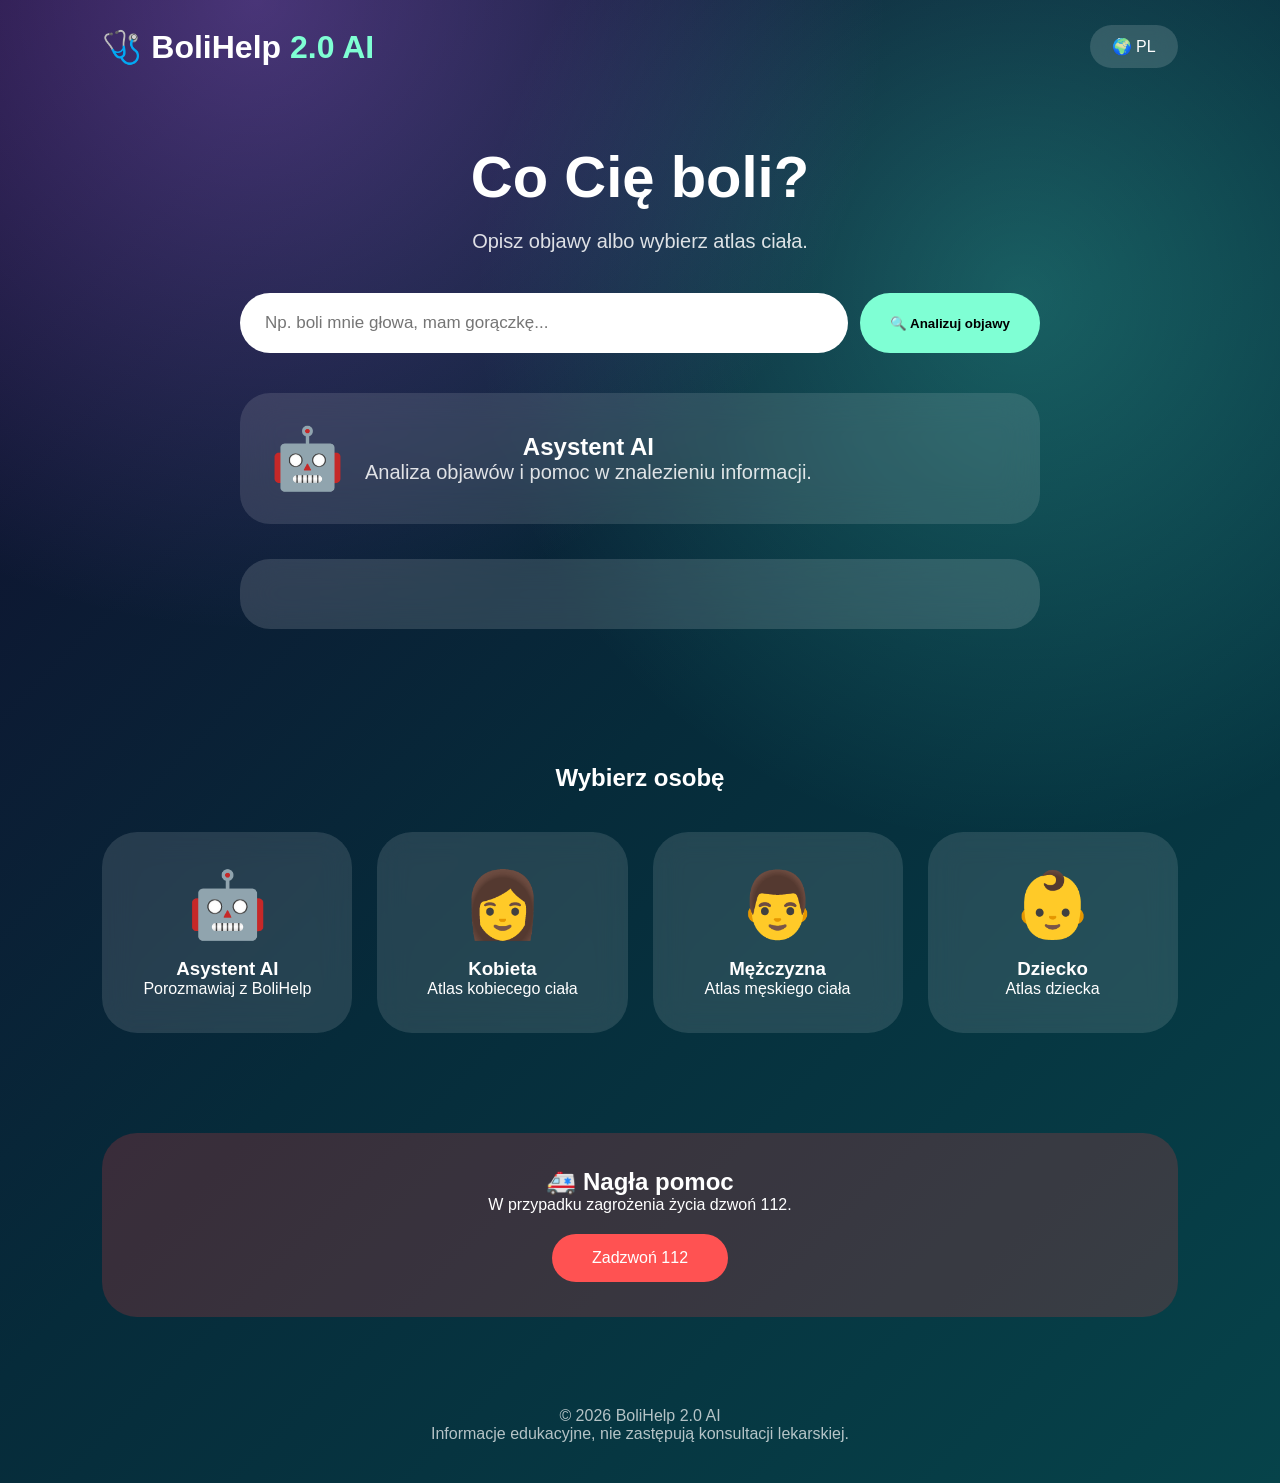
<file: index.html>
<!DOCTYPE html>
<html lang="pl">

<head>

<meta charset="UTF-8">
<meta name="viewport" content="width=device-width, initial-scale=1.0">

<title>BoliHelp 2.0 AI - Twój inteligentny pomocnik zdrowia</title>

<meta name="description" content="BoliHelp AI pomaga analizować objawy i znaleźć informacje o bólu.">

<link rel="stylesheet" href="assets/css/style.css">

</head>


<body>


<header class="top">

<div class="logo">
🩺 BoliHelp <span>2.0 AI</span>
</div>


<div class="language">
🌍 PL
</div>

</header>




<section class="hero">


<h1>
Co Cię boli?
</h1>


<p>
Opisz objawy albo wybierz atlas ciała.
</p>




<div class="ai-search">


<input 
id="symptomInput"
type="text"
placeholder="Np. boli mnie głowa, mam gorączkę...">


<button id="searchButton">
🔍 Analizuj objawy
</button>


</div>




<div class="ai-box">

<div class="ai-icon">
🤖
</div>


<div>

<h2>
Asystent AI
</h2>

<p>
Analiza objawów i pomoc w znalezieniu informacji.
</p>

</div>

</div>




<div id="resultBox" class="result-box"></div>



</section>





<section class="body-choice">


<h2>
Wybierz osobę
</h2>



<div class="cards">



<a href="ai.html" class="card">

<div>
🤖
</div>

<h3>
Asystent AI
</h3>

<p>
Porozmawiaj z BoliHelp
</p>

</a>





<a href="kobieta2.html" class="card">

<div>
👩
</div>

<h3>
Kobieta
</h3>

<p>
Atlas kobiecego ciała
</p>

</a>





<a href="mezczyzna.html" class="card">

<div>
👨
</div>

<h3>
Mężczyzna
</h3>

<p>
Atlas męskiego ciała
</p>

</a>





<a href="dziecko.html" class="card">

<div>
👶
</div>

<h3>
Dziecko
</h3>

<p>
Atlas dziecka
</p>

</a>



</div>


</section>





<section class="emergency">


<h2>
🚑 Nagła pomoc
</h2>


<p>
W przypadku zagrożenia życia dzwoń 112.
</p>


<a href="tel:112">
Zadzwoń 112
</a>


</section>





<footer>

<p>
© 2026 BoliHelp 2.0 AI
</p>

<p>
Informacje edukacyjne, nie zastępują konsultacji lekarskiej.
</p>

</footer>




<script src="assets/js/main.js?v=3"></script>


</body>

</html>
</file>
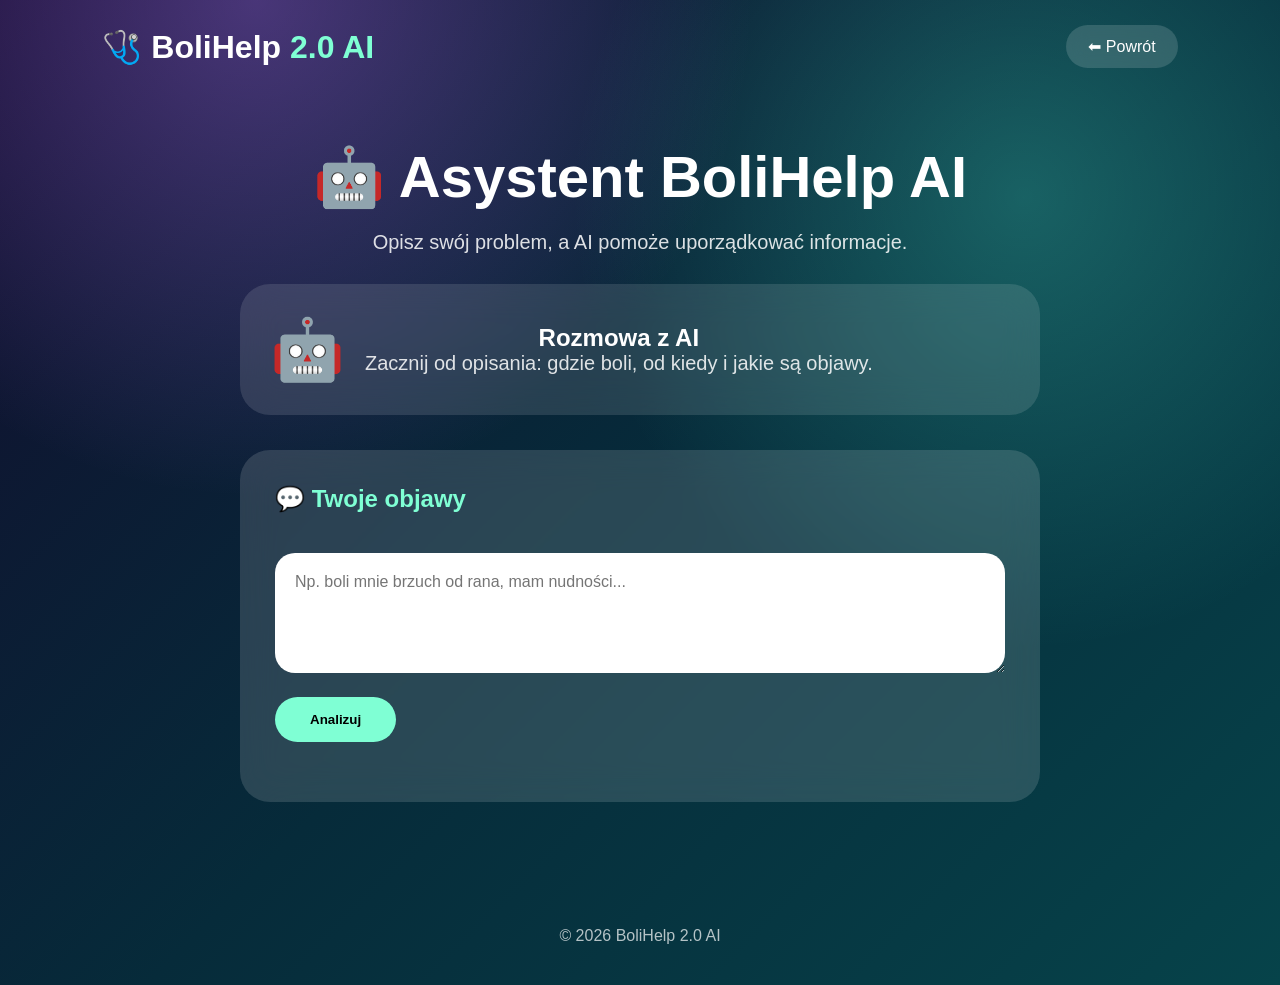
<file: ai.html>
<!DOCTYPE html>
<html lang="pl">

<head>

<meta charset="UTF-8">
<meta name="viewport" content="width=device-width, initial-scale=1.0">

<title>BoliHelp AI - Asystent</title>

<link rel="stylesheet" href="assets/css/style.css">

</head>


<body>


<header class="top">

<div class="logo">
🩺 BoliHelp <span>2.0 AI</span>
</div>

<a href="index.html" class="language">
⬅ Powrót
</a>

</header>




<section class="hero">


<h1>🤖 Asystent BoliHelp AI</h1>

<p>
Opisz swój problem, a AI pomoże uporządkować informacje.
</p>



<div class="ai-box">

<div class="ai-icon">
🤖
</div>

<div>

<h2>Rozmowa z AI</h2>

<p>
Zacznij od opisania: gdzie boli, od kiedy i jakie są objawy.
</p>

</div>

</div>




<div class="result-box" style="display:block">


<h2>💬 Twoje objawy</h2>


<textarea 
id="aiText"
placeholder="Np. boli mnie brzuch od rana, mam nudności..."
style="
width:100%;
height:120px;
padding:20px;
border-radius:20px;
border:none;
font-size:16px;
margin-top:20px;
">
</textarea>



<button 
onclick="analyzeAI()"
style="
margin-top:20px;
padding:15px 35px;
border:none;
border-radius:30px;
background:#7fffd4;
cursor:pointer;
font-weight:bold;
">

Analizuj

</button>



<div id="aiResult" style="margin-top:25px;"></div>


</div>



</section>




<footer>

© 2026 BoliHelp 2.0 AI

</footer>





<script>


function analyzeAI(){


let text =
document.getElementById("aiText").value.toLowerCase();



let result =
document.getElementById("aiResult");



if(text.trim()==""){


result.innerHTML =
"✏️ Napisz najpierw swoje objawy.";


return;

}



let questions = "";



if(text.includes("brzuch")){


questions = `

<h3>🫃 Ból brzucha</h3>

<p>
Gdzie dokładnie boli?
</p>

<ul>
<li>Prawa strona</li>
<li>Lewa strona</li>
<li>Środek brzucha</li>
</ul>


<p>
Czy występuje gorączka lub nudności?
</p>

`;

}


else if(text.includes("głowa")){


questions = `

<h3>🧠 Ból głowy</h3>

<p>
Czy ból jest nagły czy pojawiał się stopniowo?
</p>

<p>
Czy masz zawroty głowy lub nudności?
</p>

`;

}



else {


questions = `

<h3>🩺 Informacja</h3>

<p>
Nie znalazłem dokładnego dopasowania.
</p>

<p>
Spróbuj opisać:
- miejsce bólu
- czas trwania
- dodatkowe objawy
</p>

`;

}



result.innerHTML = questions;


}


</script>



</body>

</html>
</file>
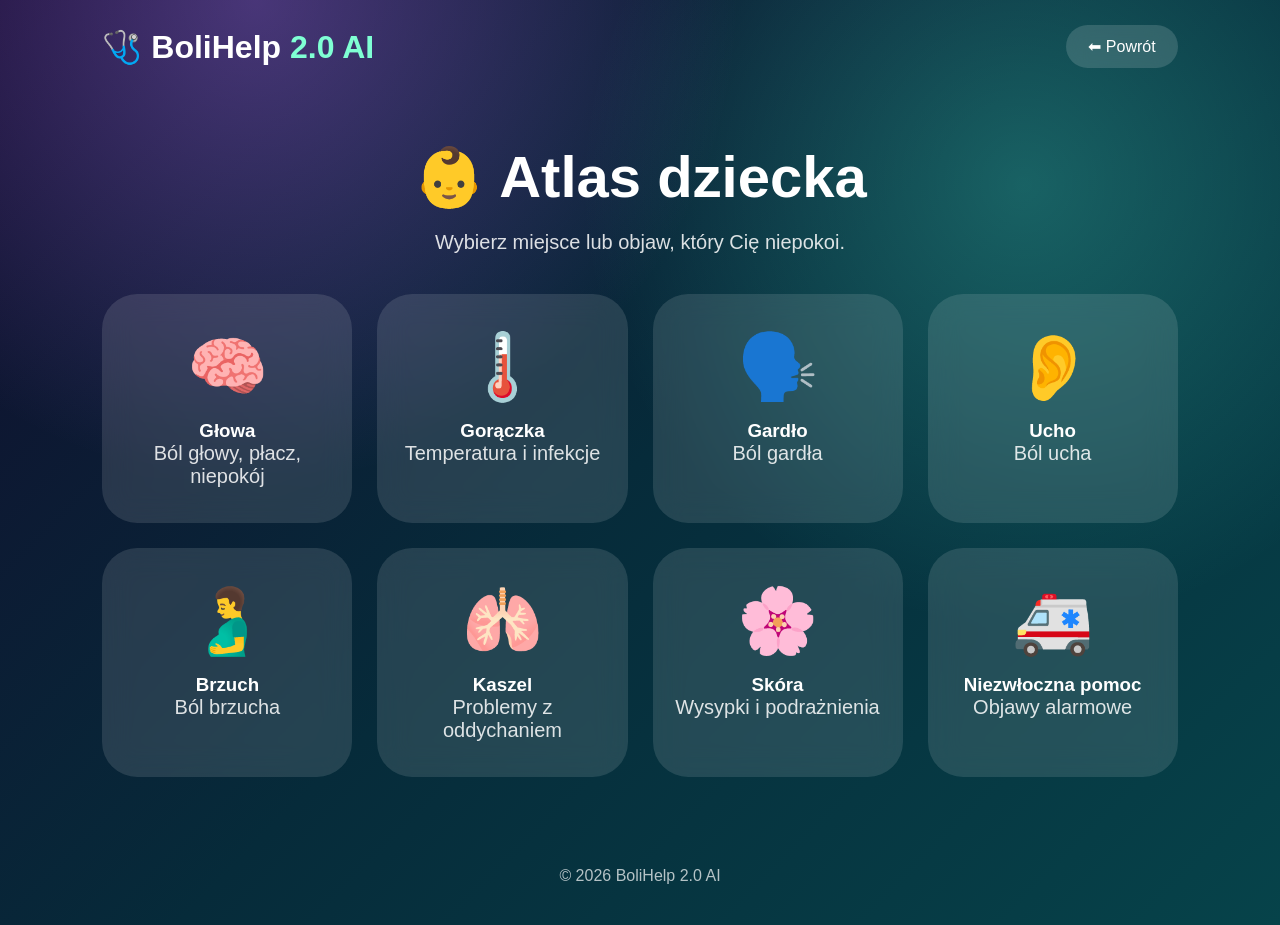
<file: dziecko.html>
<!DOCTYPE html>
<html lang="pl">

<head>

<meta charset="UTF-8">
<meta name="viewport" content="width=device-width, initial-scale=1.0">

<title>BoliHelp AI - Atlas Dziecka</title>

<link rel="stylesheet" href="assets/css/style.css">

</head>


<body>


<header class="top">

<div class="logo">
🩺 BoliHelp <span>2.0 AI</span>
</div>

<a href="index.html" class="language">
⬅ Powrót
</a>

</header>




<section class="hero">

<h1>👶 Atlas dziecka</h1>

<p>
Wybierz miejsce lub objaw, który Cię niepokoi.
</p>



<div class="cards">



<a href="szczegoly.html?objaw=glowa" class="card">

<div>🧠</div>

<h3>Głowa</h3>

<p>Ból głowy, płacz, niepokój</p>

</a>




<a href="szczegoly.html?objaw=goraczka" class="card">

<div>🌡️</div>

<h3>Gorączka</h3>

<p>Temperatura i infekcje</p>

</a>




<a href="szczegoly.html?objaw=gardlo" class="card">

<div>🗣️</div>

<h3>Gardło</h3>

<p>Ból gardła</p>

</a>




<a href="szczegoly.html?objaw=ucho" class="card">

<div>👂</div>

<h3>Ucho</h3>

<p>Ból ucha</p>

</a>




<a href="szczegoly.html?objaw=brzuch" class="card">

<div>🫃</div>

<h3>Brzuch</h3>

<p>Ból brzucha</p>

</a>




<a href="szczegoly.html?objaw=kaszel" class="card">

<div>🫁</div>

<h3>Kaszel</h3>

<p>Problemy z oddychaniem</p>

</a>




<a href="szczegoly.html?objaw=skora" class="card">

<div>🌸</div>

<h3>Skóra</h3>

<p>Wysypki i podrażnienia</p>

</a>




<a href="szczegoly.html?objaw=pilne" class="card">

<div>🚑</div>

<h3>Niezwłoczna pomoc</h3>

<p>Objawy alarmowe</p>

</a>



</div>


</section>




<footer>

© 2026 BoliHelp 2.0 AI

</footer>



</body>

</html>
</file>
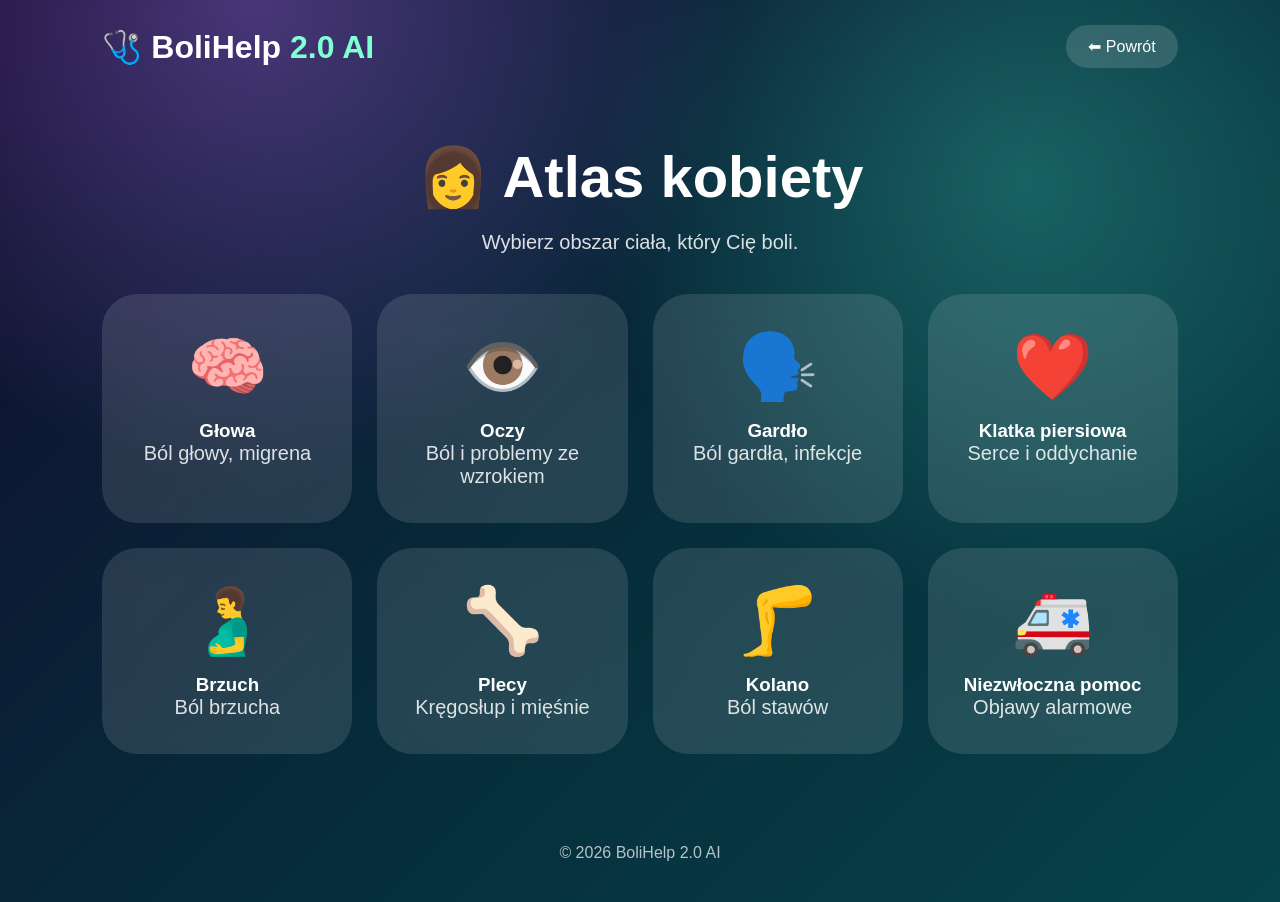
<file: kobieta.html>
<!DOCTYPE html>
<html lang="pl">

<head>

<meta charset="UTF-8">
<meta name="viewport" content="width=device-width, initial-scale=1.0">

<title>BoliHelp AI - Atlas Kobiety</title>

<link rel="stylesheet" href="assets/css/style.css">

</head>


<body>


<header class="top">

<div class="logo">
🩺 BoliHelp <span>2.0 AI</span>
</div>

<a href="index.html" class="language">
⬅ Powrót
</a>

</header>



<section class="hero">

<h1>👩 Atlas kobiety</h1>

<p>
Wybierz obszar ciała, który Cię boli.
</p>


<div class="cards">


<a href="szczegoly.html?objaw=glowa" class="card">

<div>🧠</div>

<h3>Głowa</h3>

<p>Ból głowy, migrena</p>

</a>



<a href="szczegoly.html?objaw=oczy" class="card">

<div>👁️</div>

<h3>Oczy</h3>

<p>Ból i problemy ze wzrokiem</p>

</a>




<a href="szczegoly.html?objaw=gardlo" class="card">

<div>🗣️</div>

<h3>Gardło</h3>

<p>Ból gardła, infekcje</p>

</a>





<a href="szczegoly.html?objaw=klatka" class="card">

<div>❤️</div>

<h3>Klatka piersiowa</h3>

<p>Serce i oddychanie</p>

</a>





<a href="szczegoly.html?objaw=brzuch" class="card">

<div>🫃</div>

<h3>Brzuch</h3>

<p>Ból brzucha</p>

</a>





<a href="szczegoly.html?objaw=plecy" class="card">

<div>🦴</div>

<h3>Plecy</h3>

<p>Kręgosłup i mięśnie</p>

</a>





<a href="szczegoly.html?objaw=kolano" class="card">

<div>🦵</div>

<h3>Kolano</h3>

<p>Ból stawów</p>

</a>





<a href="szczegoly.html?objaw=pilne" class="card">

<div>🚑</div>

<h3>Niezwłoczna pomoc</h3>

<p>Objawy alarmowe</p>

</a>



</div>


</section>



<footer>

© 2026 BoliHelp 2.0 AI

</footer>



</body>

</html>
</file>
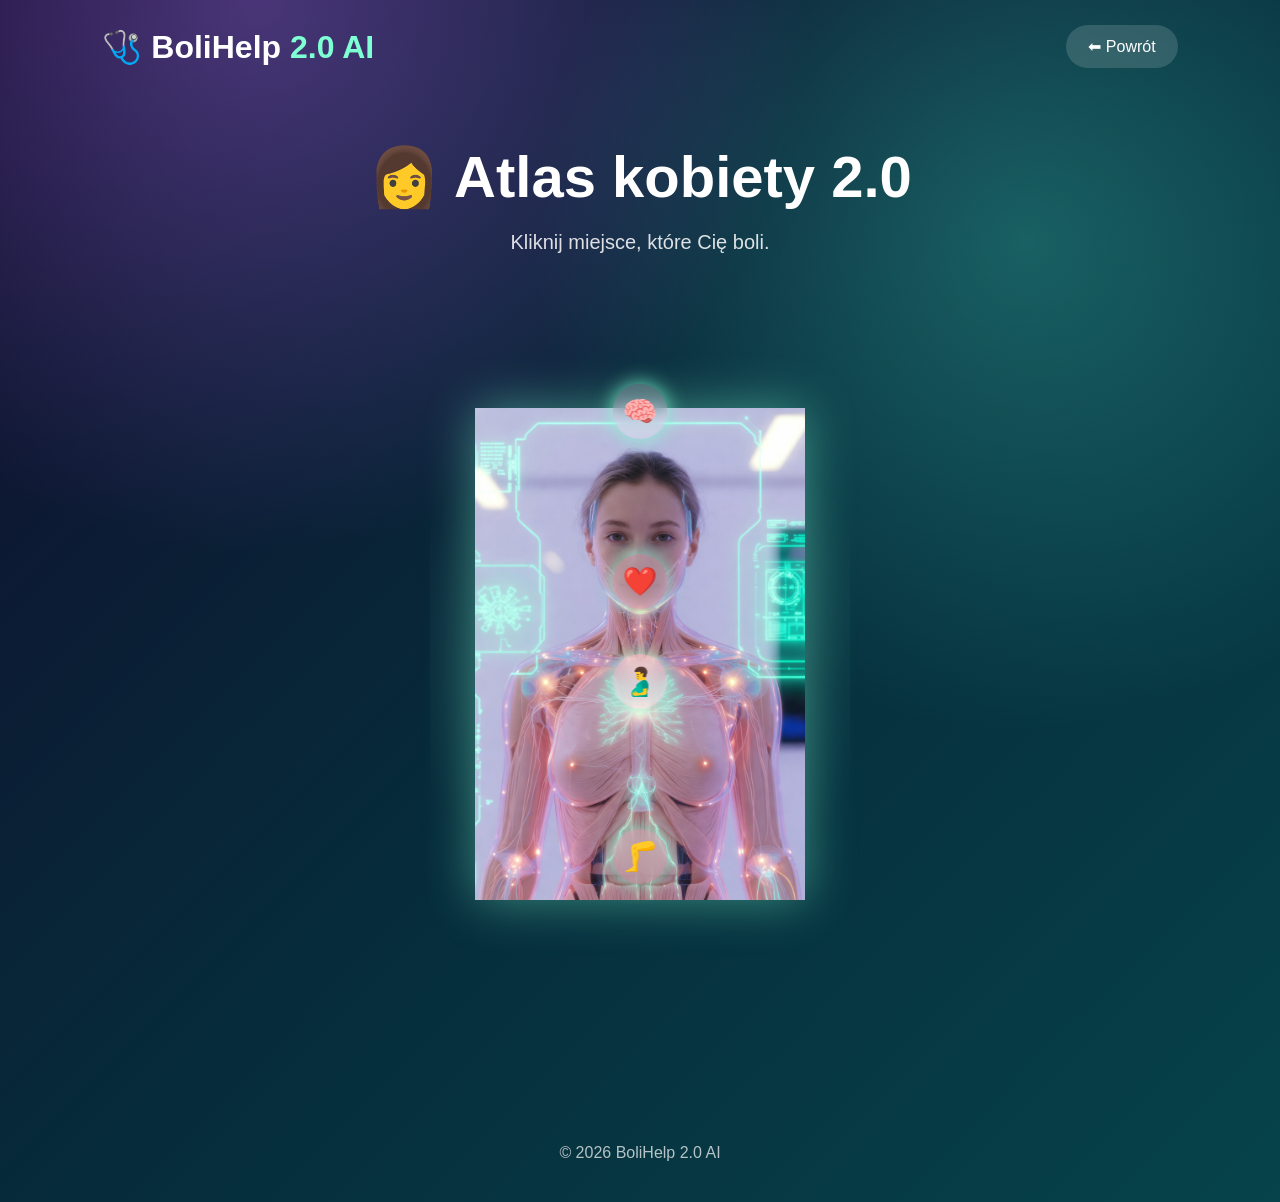
<file: kobieta2.html>
<!DOCTYPE html>
<html lang="pl">

<head>

<meta charset="UTF-8">
<meta name="viewport" content="width=device-width, initial-scale=1.0">

<title>BoliHelp AI - Atlas Kobiety 2.0</title>

<link rel="stylesheet" href="assets/css/style.css">
<link rel="stylesheet" href="assets/css/atlas.css">

</head>


<body>


<header class="top">

<div class="logo">
🩺 BoliHelp <span>2.0 AI</span>
</div>

<a href="index.html" class="language">
⬅ Powrót
</a>

</header>



<section class="hero">


<h1>👩 Atlas kobiety 2.0</h1>

<p>
Kliknij miejsce, które Cię boli.
</p>



<div class="body-map">


<div class="person">

<img src="assets/kobieta-atlas.png" class="body-image">

</div>



<button class="point head"
onclick="location.href='szczegoly.html?objaw=glowa'">
🧠
</button>



<button class="point chest"
onclick="location.href='szczegoly.html?objaw=klatka'">
❤️
</button>



<button class="point stomach"
onclick="location.href='szczegoly.html?objaw=brzuch'">
🫃
</button>



<button class="point knee"
onclick="location.href='szczegoly.html?objaw=kolano'">
🦵
</button>



</div>


</section>



<footer>

© 2026 BoliHelp 2.0 AI

</footer>



</body>

</html>
</file>
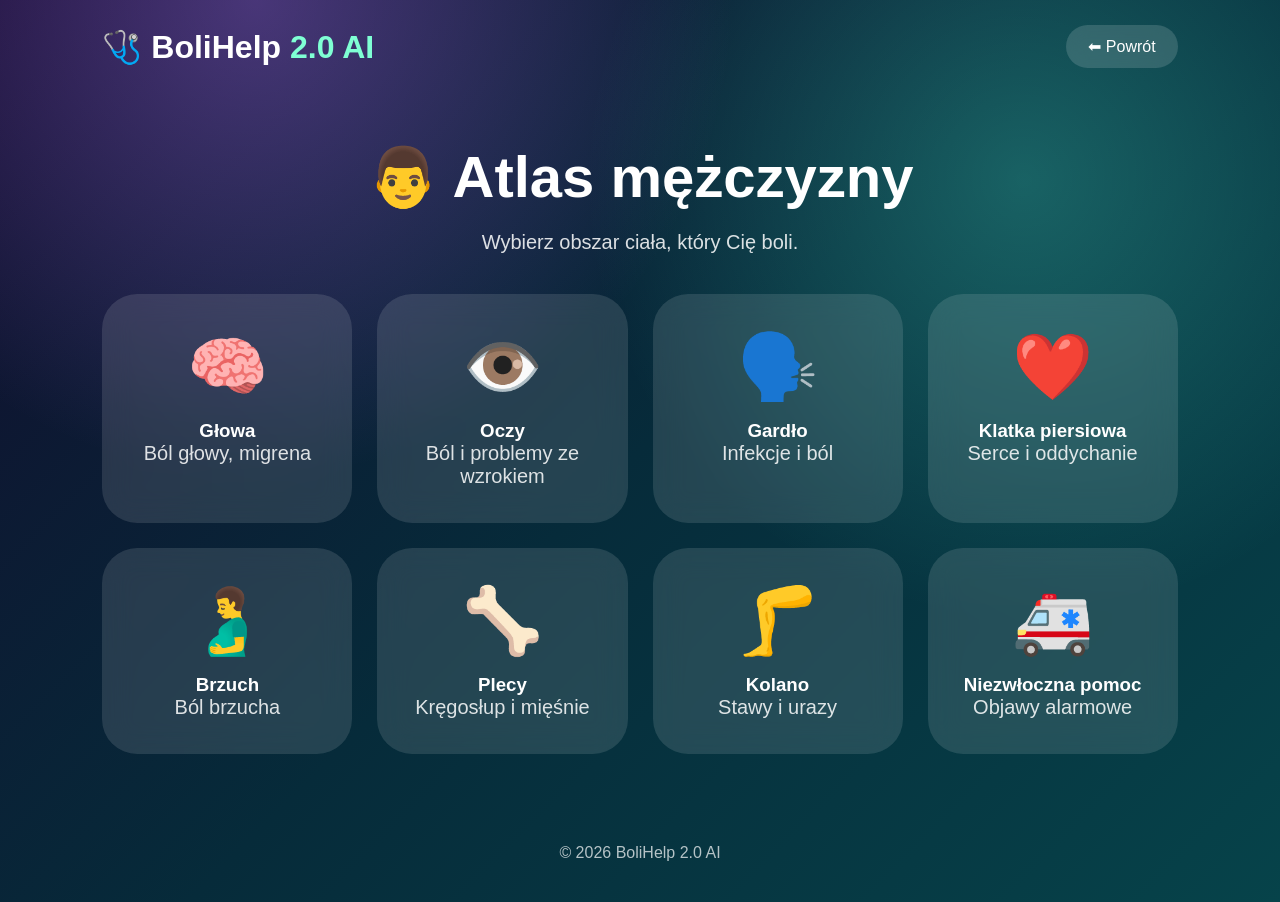
<file: mezczyzna.html>
<!DOCTYPE html>
<html lang="pl">

<head>

<meta charset="UTF-8">
<meta name="viewport" content="width=device-width, initial-scale=1.0">

<title>BoliHelp AI - Atlas Mężczyzny</title>

<link rel="stylesheet" href="assets/css/style.css">

</head>


<body>


<header class="top">

<div class="logo">
🩺 BoliHelp <span>2.0 AI</span>
</div>

<a href="index.html" class="language">
⬅ Powrót
</a>

</header>




<section class="hero">

<h1>👨 Atlas mężczyzny</h1>

<p>
Wybierz obszar ciała, który Cię boli.
</p>



<div class="cards">



<a href="szczegoly.html?objaw=glowa" class="card">

<div>🧠</div>

<h3>Głowa</h3>

<p>Ból głowy, migrena</p>

</a>




<a href="szczegoly.html?objaw=oczy" class="card">

<div>👁️</div>

<h3>Oczy</h3>

<p>Ból i problemy ze wzrokiem</p>

</a>




<a href="szczegoly.html?objaw=gardlo" class="card">

<div>🗣️</div>

<h3>Gardło</h3>

<p>Infekcje i ból</p>

</a>




<a href="szczegoly.html?objaw=klatka" class="card">

<div>❤️</div>

<h3>Klatka piersiowa</h3>

<p>Serce i oddychanie</p>

</a>




<a href="szczegoly.html?objaw=brzuch" class="card">

<div>🫃</div>

<h3>Brzuch</h3>

<p>Ból brzucha</p>

</a>




<a href="szczegoly.html?objaw=plecy" class="card">

<div>🦴</div>

<h3>Plecy</h3>

<p>Kręgosłup i mięśnie</p>

</a>




<a href="szczegoly.html?objaw=kolano" class="card">

<div>🦵</div>

<h3>Kolano</h3>

<p>Stawy i urazy</p>

</a>




<a href="szczegoly.html?objaw=pilne" class="card">

<div>🚑</div>

<h3>Niezwłoczna pomoc</h3>

<p>Objawy alarmowe</p>

</a>



</div>


</section>



<footer>

© 2026 BoliHelp 2.0 AI

</footer>



</body>

</html>
</file>
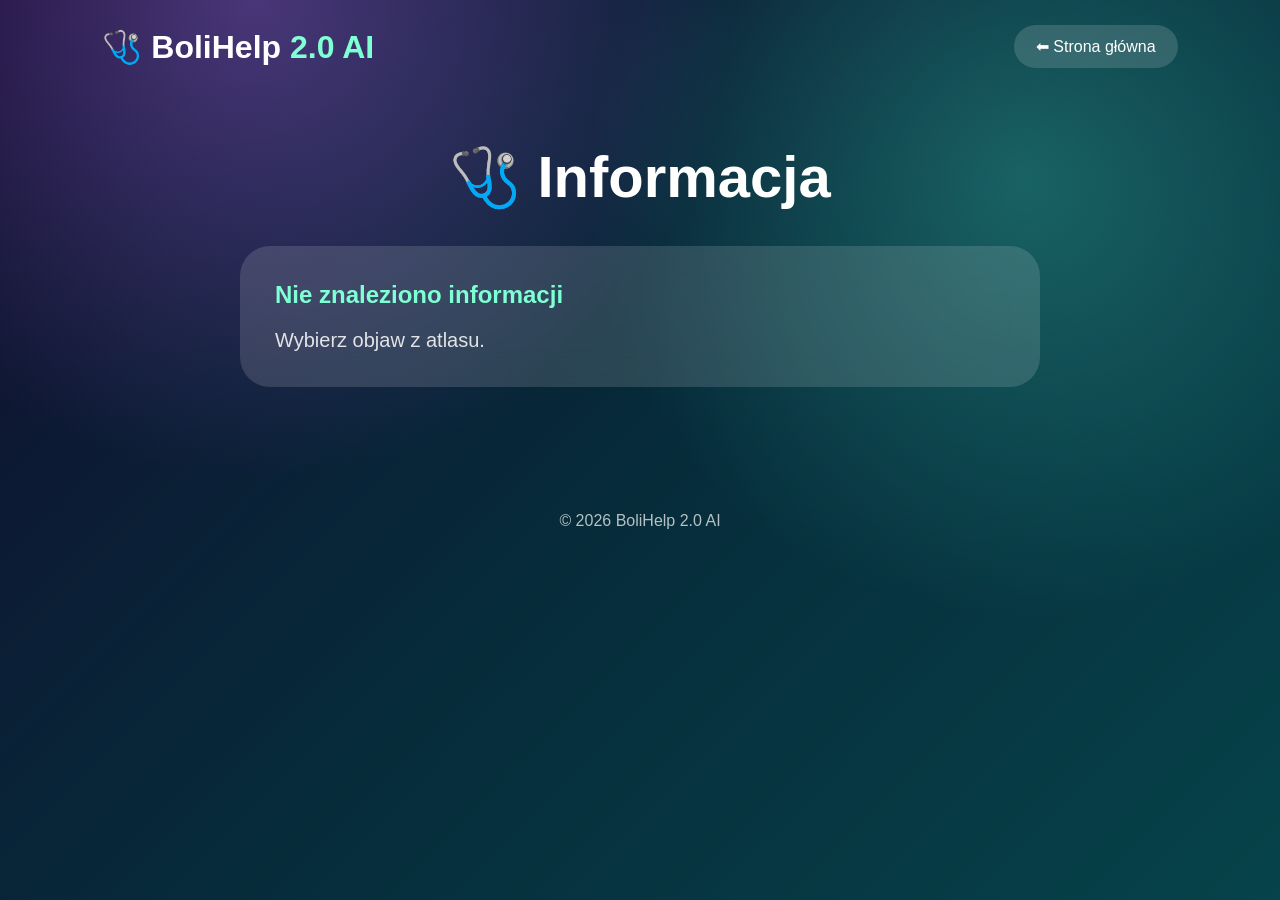
<file: szczegoly.html>
<!DOCTYPE html>
<html lang="pl">

<head>

<meta charset="UTF-8">
<meta name="viewport" content="width=device-width, initial-scale=1.0">

<title>BoliHelp AI - Szczegóły objawu</title>

<link rel="stylesheet" href="assets/css/style.css">

</head>


<body>


<header class="top">

<div class="logo">
🩺 BoliHelp <span>2.0 AI</span>
</div>

<a href="index.html" class="language">
⬅ Strona główna
</a>

</header>




<section class="hero">


<h1 id="title">
🩺 Informacja
</h1>



<div id="details" class="result-box" style="display:block">

<p>
Ładowanie informacji...
</p>

</div>


</section>




<footer>

© 2026 BoliHelp 2.0 AI

</footer>





<script>


const params = new URLSearchParams(window.location.search);

const objaw = params.get("objaw");



const data = {


glowa: {

title:"🧠 Głowa",

info:"Ból głowy może być związany ze zmęczeniem, stresem, odwodnieniem, infekcją lub innymi przyczynami.",

warning:"Nagły bardzo silny ból głowy, zaburzenia mowy, utrata siły lub świadomości wymagają pilnej pomocy."

},



oczy: {

title:"👁️ Oczy",

info:"Ból oczu może wystąpić przy zmęczeniu, podrażnieniu lub infekcji.",

warning:"Nagła utrata widzenia lub silny ból oka wymagają szybkiej konsultacji."

},




gardlo: {

title:"🗣️ Gardło",

info:"Ból gardła często pojawia się podczas infekcji.",

warning:"Problemy z oddychaniem lub przełykaniem wymagają pilnej pomocy."

},




ucho: {

title:"👂 Ucho",

info:"Ból ucha może być związany z infekcją lub podrażnieniem.",

warning:"Silny ból, wyciek z ucha lub wysoka gorączka wymagają konsultacji."

},




klatka: {

title:"❤️ Klatka piersiowa",

info:"Ból w klatce piersiowej może mieć wiele różnych przyczyn.",

warning:"Nagły silny ból w klatce piersiowej wymaga natychmiastowej pomocy."

},




brzuch: {

title:"🫃 Brzuch",

info:"Ból brzucha może mieć różne przyczyny, od problemów trawiennych po inne dolegliwości.",

warning:"Silny ból brzucha, omdlenie lub krwawienie wymagają pilnej pomocy."

},




plecy: {

title:"🦴 Plecy",

info:"Ból pleców często związany jest z przeciążeniem mięśni lub kręgosłupa.",

warning:"Osłabienie nóg lub problemy z kontrolą oddawania moczu wymagają pilnej konsultacji."

},




kolano: {

title:"🦵 Kolano",

info:"Ból kolana może wynikać z urazu, przeciążenia lub problemów ze stawem.",

warning:"Duży obrzęk lub brak możliwości chodzenia wymagają konsultacji."

},




goraczka: {

title:"🌡️ Gorączka",

info:"Gorączka jest częstą reakcją organizmu podczas infekcji.",

warning:"Bardzo wysoka lub długo utrzymująca się gorączka wymaga konsultacji."

},




kaszel: {

title:"🫁 Kaszel",

info:"Kaszel może pojawić się przy infekcji dróg oddechowych lub podrażnieniu.",

warning:"Duszenie się, trudności w oddychaniu lub sinienie wymagają natychmiastowej pomocy."

},




skora: {

title:"🌸 Skóra",

info:"Zmiany skórne mogą mieć wiele przyczyn, np. podrażnienie lub alergię.",

warning:"Szybko rozprzestrzeniająca się wysypka lub obrzęk twarzy wymagają pilnej pomocy."

},




pilne: {

title:"🚑 Niezwłoczna pomoc",

info:"Niektóre objawy wymagają szybkiej reakcji.",

warning:"W sytuacji zagrożenia życia dzwoń 112."

}


};





if(data[objaw]) {


document.getElementById("title").innerHTML =
data[objaw].title;



document.getElementById("details").innerHTML = `


<h2>${data[objaw].title}</h2>


<p>

<b>Informacja:</b><br>

${data[objaw].info}

</p>



<div class="warning">

⚠️ <b>Uwaga:</b><br>

${data[objaw].warning}

</div>


`;



}
else {


document.getElementById("details").innerHTML = `

<h2>Nie znaleziono informacji</h2>

<p>Wybierz objaw z atlasu.</p>

`;

}


</script>



</body>

</html>
</file>
<file: assets/css/style.css>
* {
    box-sizing: border-box;
    margin: 0;
    padding: 0;
    font-family: "Segoe UI", Arial, sans-serif;
}

body {
    min-height:100vh;
    color:white;

    background:
    radial-gradient(circle at 20% 0%, rgba(180,120,255,.35), transparent 35%),
    radial-gradient(circle at 80% 20%, rgba(80,255,220,.25), transparent 35%),
    linear-gradient(135deg,#120b2d,#062b3a,#06434a);

}


/* GÓRNE MENU */

.top {

    display:flex;
    justify-content:space-between;
    align-items:center;

    padding:25px 8%;

}


.logo {

    font-size:32px;
    font-weight:800;

}


.logo span {

    color:#7fffd4;

}



.language {

    text-decoration:none;

    color:white;

    background:rgba(255,255,255,.15);

    padding:12px 22px;

    border-radius:30px;

    backdrop-filter:blur(10px);

}



/* HERO */

.hero {

    text-align:center;

    padding:50px 8%;

}


.hero h1 {

    font-size:58px;

    margin-bottom:20px;

}


.hero p {

    font-size:20px;

    opacity:.85;

}



/* SZUKANIE AI */


.ai-search {

    max-width:800px;

    margin:40px auto;

    display:flex;

    gap:12px;

}


.ai-search input {

    flex:1;

    padding:20px 25px;

    border:none;

    border-radius:40px;

    font-size:17px;

}



.ai-search button {

    border:none;

    border-radius:40px;

    padding:20px 30px;

    background:#7fffd4;

    cursor:pointer;

    font-weight:700;

}



/* ASYSTENT */


.ai-box {

    max-width:800px;

    margin:30px auto;

    display:flex;

    gap:20px;

    align-items:center;

    padding:30px;


    background:rgba(255,255,255,.12);

    border-radius:30px;

    backdrop-filter:blur(18px);


}



.ai-icon {

    font-size:60px;

}



/* WYNIK */


.result-box {


    max-width:800px;

    margin:35px auto;

    padding:35px;


    background:rgba(255,255,255,.14);

    border-radius:30px;

    backdrop-filter:blur(18px);


    text-align:left;

    animation:show .4s ease;


}



@keyframes show {

from {

opacity:0;

transform:translateY(20px);

}

to {

opacity:1;

transform:none;

}

}



.result-box h2 {

    color:#7fffd4;

    margin-bottom:20px;

}



.warning {


    margin-top:25px;

    padding:20px;

    border-radius:20px;


    background:rgba(255,70,70,.25);


    border-left:5px solid #ff7070;


}



/* KAFELKI */


.cards {

    display:grid;

    grid-template-columns:
    repeat(auto-fit,minmax(230px,1fr));

    gap:25px;

    margin-top:40px;

}



.card {


    text-decoration:none;

    color:white;


    padding:35px 20px;


    background:rgba(255,255,255,.12);


    border-radius:35px;


    backdrop-filter:blur(15px);


    transition:.3s;


}



.card:hover {


    transform:translateY(-10px) scale(1.03);


    background:rgba(255,255,255,.22);


}



.card div {

    font-size:65px;

    margin-bottom:15px;

}



/* SEKCJE */


.body-choice {

    padding:50px 8%;

    text-align:center;

}




.emergency {


    margin:50px 8%;

    padding:35px;


    text-align:center;


    background:rgba(255,60,60,.2);


    border-radius:35px;


}



.emergency a {


    display:inline-block;

    margin-top:20px;

    padding:15px 40px;


    background:#ff5252;


    color:white;


    text-decoration:none;


    border-radius:30px;


}



/* STOPKA */


footer {

    text-align:center;

    padding:40px;

    opacity:.7;

}




/* TELEFON */


@media(max-width:700px){


.hero h1 {

font-size:38px;

}


.ai-search {

flex-direction:column;

}


.ai-search button {

width:100%;

}


.logo {

font-size:23px;

}


}
</file>
<file: assets/css/atlas.css>
.body-map {

    position: relative;

    width: 420px;
    height: 720px;

    margin: 40px auto;

    display: flex;
    justify-content: center;
    align-items: center;

    background:
    radial-gradient(circle,
    rgba(127,255,212,.18),
    transparent 60%);

    border-radius: 50px;

}



/* SYLWETKA */

.person {

    width:100%;

    height:100%;

    display:flex;

    justify-content:center;

    align-items:center;

}



.body-image {

    max-height:680px;

    max-width:330px;

    object-fit:contain;

    filter:
    drop-shadow(0 0 25px rgba(127,255,212,.45));

}



/* PUNKTY BÓLU */


.point {

    position:absolute;

    width:55px;

    height:55px;

    border-radius:50%;

    border:none;

    cursor:pointer;

    font-size:28px;

    background:
    rgba(255,255,255,.25);

    backdrop-filter:blur(10px);


    box-shadow:
    0 0 20px rgba(127,255,212,.9);


    transition:.3s;

}



.point:hover {

    transform:scale(1.3);

}



/* POŁOŻENIE PUNKTÓW */


.head {

    top:90px;

    left:50%;

    transform:translateX(-50%);

}



.chest {

    top:260px;

    left:50%;

    transform:translateX(-50%);

}



.stomach {

    top:360px;

    left:50%;

    transform:translateX(-50%);

}



.knee {

    bottom:130px;

    left:50%;

    transform:translateX(-50%);

}




@media(max-width:700px){


.body-map {

    width:320px;

    height:600px;

}


.body-image {

    max-height:560px;

    max-width:260px;

}


}
</file>
